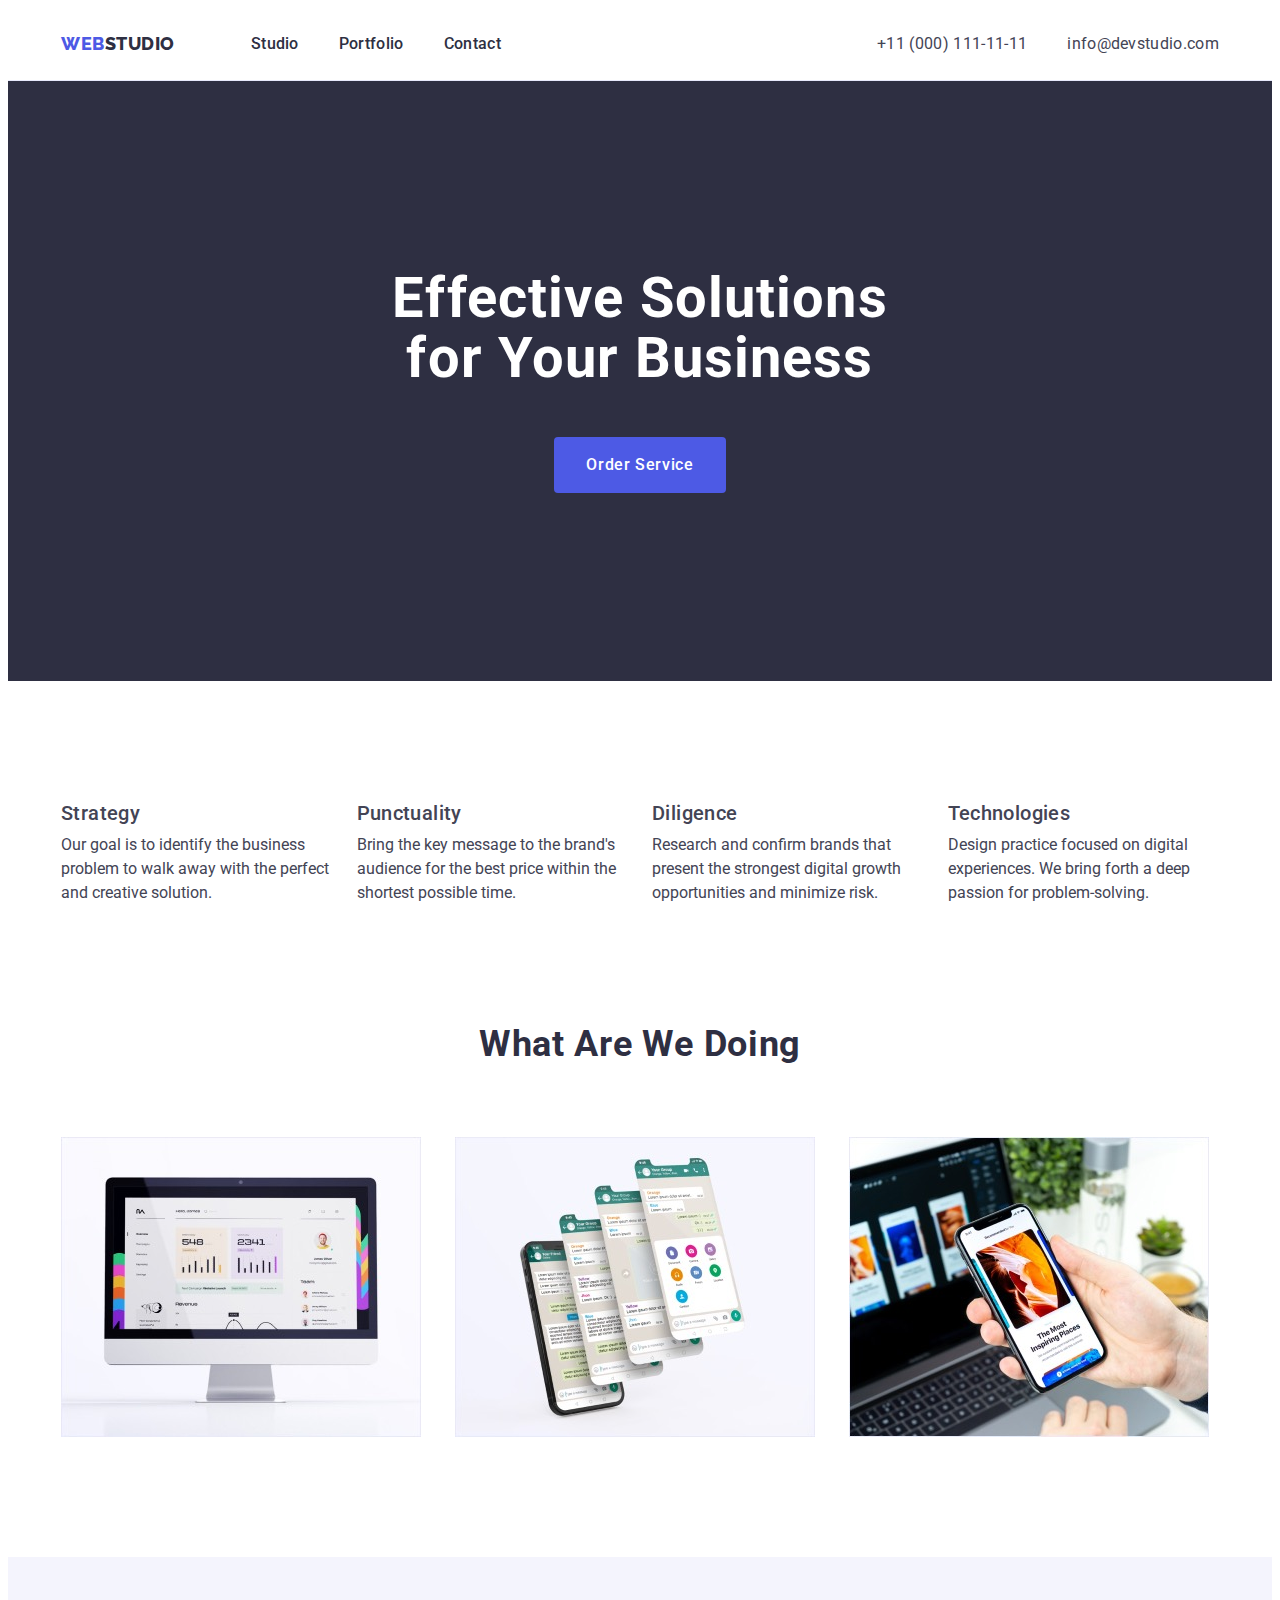
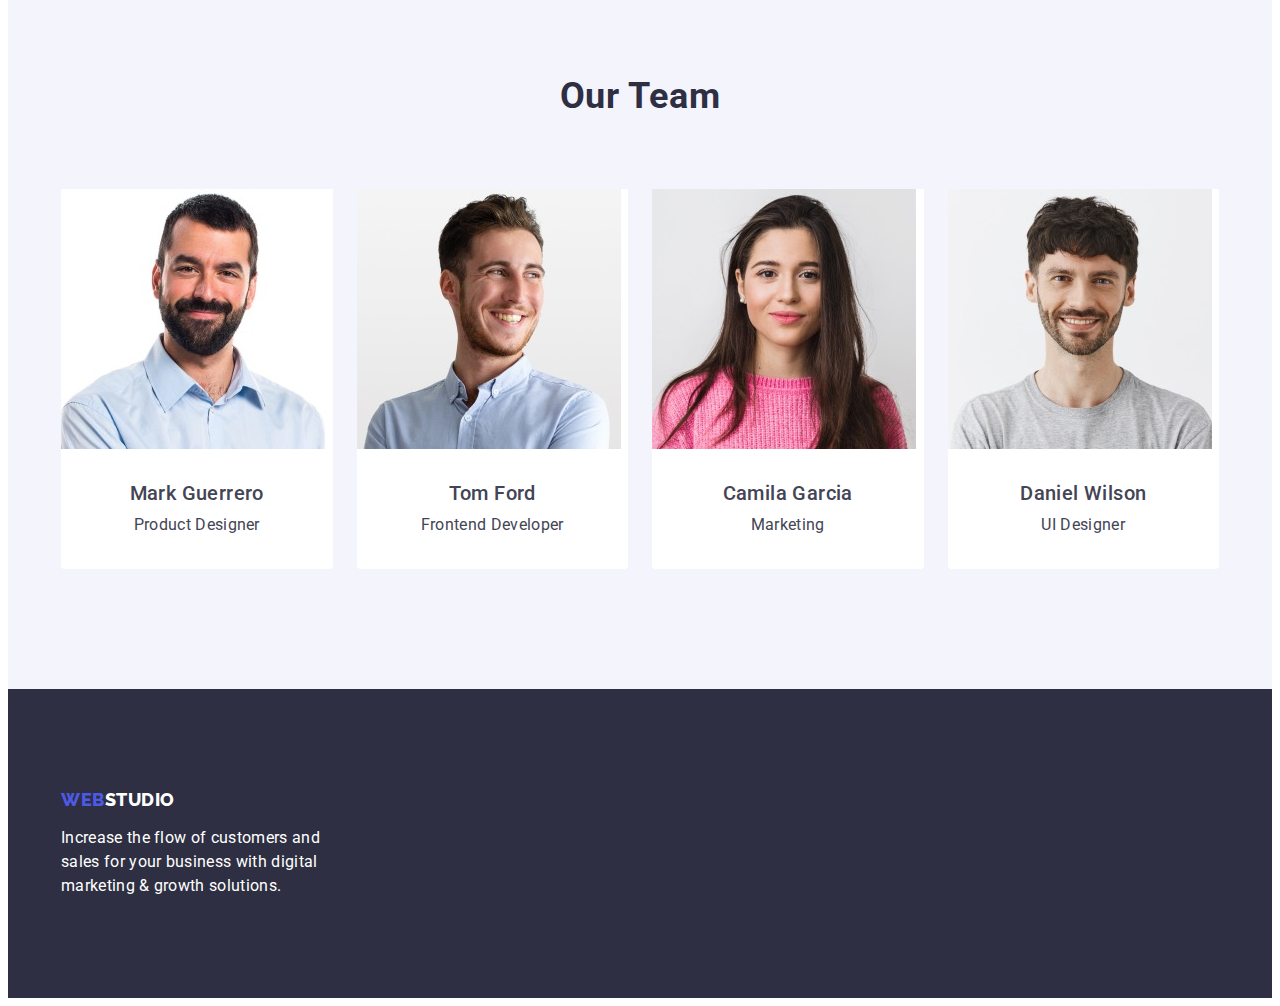
<file: index.html>
<!DOCTYPE html>
<html lang="en">
	<head>
		<meta charset="UTF-8" />
		<meta http-equiv="X-UA-Compatible" content="IE=edge" />
		<meta name="viewport" content="width=device-width, initial-scale=1.0" />
		<title>Webstudio</title>
		<link
			rel="stylesheet"
			href="https://cdnjs.cloudflare.com/ajax/libs/modern-normalize/2.0.0/modern-normalize.min.css"
			integrity="sha512-4xo8blKMVCiXpTaLzQSLSw3KFOVPWhm/TRtuPVc4WG6kUgjH6J03IBuG7JZPkcWMxJ5huwaBpOpnwYElP/m6wg=="
			crossorigin="anonymous"
			referrerpolicy="no-referrer" />
		<link rel="stylesheet" href="./css/styles.css" />
		<link rel="preconnect" href="https://fonts.googleapis.com" />
		<link rel="preconnect" href="https://fonts.gstatic.com" crossorigin />
		<link
			href="https://fonts.googleapis.com/css2?family=Montserrat:wght@400;700&family=Raleway:wght@800&family=Roboto:wght@400;500;700;900&display=swap"
			rel="stylesheet" />
	</head>
	<body>
		<header class="links">
			<div class="flex-container container">
				<nav class="nav-section">
					<a class="logo-second-part" href="index.html"
						><span class="logo">WEB</span>STUDIO</a
					>

					<ul class="nav-button">
						<li><a class="link" href="index.html">Studio</a></li>
						<li><a class="link" href="portfolio.html">Portfolio</a></li>
						<li><a class="link" href="index.html">Contact</a></li>
					</ul>
				</nav>

				<address class="address-section">
					<ul class="address-info">
						<li>
							<a class="link link-color" href="tel:+11(000)1111111"
								>+11 (000) 111-11-11</a
							>
						</li>
						<li>
							<a class="link link-color" href="mailto:info@devstudio.com"
								>info@devstudio.com</a
							>
						</li>
					</ul>
				</address>
			</div>
		</header>
		<main>
			<section class="main-section">
				<div class="container">
					<h1 class="main-section-title">
						Effective Solutions for Your Business
					</h1>
					<button class="order-btn" type="button">Order Service</button>
				</div>
			</section>

			<section class="section">
				<div class="container">
					<h2 class="visually-hidden">Second Section</h2>
					<ul class="card-set">
						<li class="item">
							<h3 class="title-style">Strategy</h3>
							<p class="description">
								Our goal is to identify the business problem to walk away with
								the perfect and creative solution.
							</p>
						</li>
						<li class="item">
							<h3 class="title-style">Punctuality</h3>
							<p class="description">
								Bring the key message to the brand's audience for the best price
								within the shortest possible time.
							</p>
						</li>

						<li class="item">
							<h3 class="title-style">Diligence</h3>
							<p class="description">
								Research and confirm brands that present the strongest digital
								growth opportunities and minimize risk.
							</p>
						</li>

						<li class="item">
							<h3 class="title-style">Technologies</h3>
							<p class="description">
								Design practice focused on digital experiences. We bring forth a
								deep passion for problem-solving.
							</p>
						</li>
					</ul>
				</div>
			</section>

			<section class="section doing-list">
				<div class="container">
					<h2 class="third-section doing-list">What Are We Doing</h2>
					<ul class="third-section-pics">
						<li class="doing-section">
							<img
								src="./images/Rectangle-71.jpg"
								alt="computer screen with chart"
								width="360"
								height="300" />
						</li>
						<li class="doing-section">
							<img
								src="./images/Rectangle-71-2.jpg"
								alt="WhatsApp application on the smartphone screen"
								width="360"
								height="300" />
						</li>
						<li class="doing-section">
							<img
								src="./images/Rectangle-71-3.jpg"
								alt="smartphone held in hand"
								width="360"
								height="300" />
						</li>
					</ul>
				</div>
			</section>

			<section class="team-section section">
				<div class="container">
					<h2 class="team-member-list">Our Team</h2>

					<ul class="card-set">
						<li class="item mark">
							<img
								src="./images/img.jpg"
								alt="man in shirt with dark beard"
								width="264"
								height="260" />
							<div class="team">
								<h3 class="team-name">Mark Guerrero</h3>
								<p class="team-name-description">Product Designer</p>
							</div>
						</li>
						<li class="item mark">
							<img
								src="./images/img-5.jpg"
								alt="smiling young man in blue shirt"
								width="264"
								height="260" />

							<div class="team">
								<h3 class="team-name">Tom Ford</h3>
								<p class="team-name-description">Frontend Developer</p>
							</div>
						</li>
						<li class="item mark">
							<img
								src="./images/img-3.jpg"
								alt="woman in pink sweater"
								width="264"
								height="260" />

							<div class="team">
								<h3 class="team-name">Camila Garcia</h3>
								<p class="team-name-description">Marketing</p>
							</div>
						</li>
						<li class="item mark">
							<img
								src="./images/img-4.jpg"
								alt="man in gray T-shirt "
								width="264"
								height="260" />

							<div class="team">
								<h3 class="team-name">Daniel Wilson</h3>
								<p class="team-name-description">UI Designer</p>
							</div>
						</li>
					</ul>
				</div>
			</section>
		</main>

		<footer class="footer-background">
			<div class="container">
				<a class="logo-footer" href="index.html"
					><span class="logo">WEB</span>STUDIO</a
				>
				<p class="footer-text">
					Increase the flow of customers and sales for your business with
					digital marketing & growth solutions.
				</p>
			</div>
		</footer>
	</body>
</html>
</file>
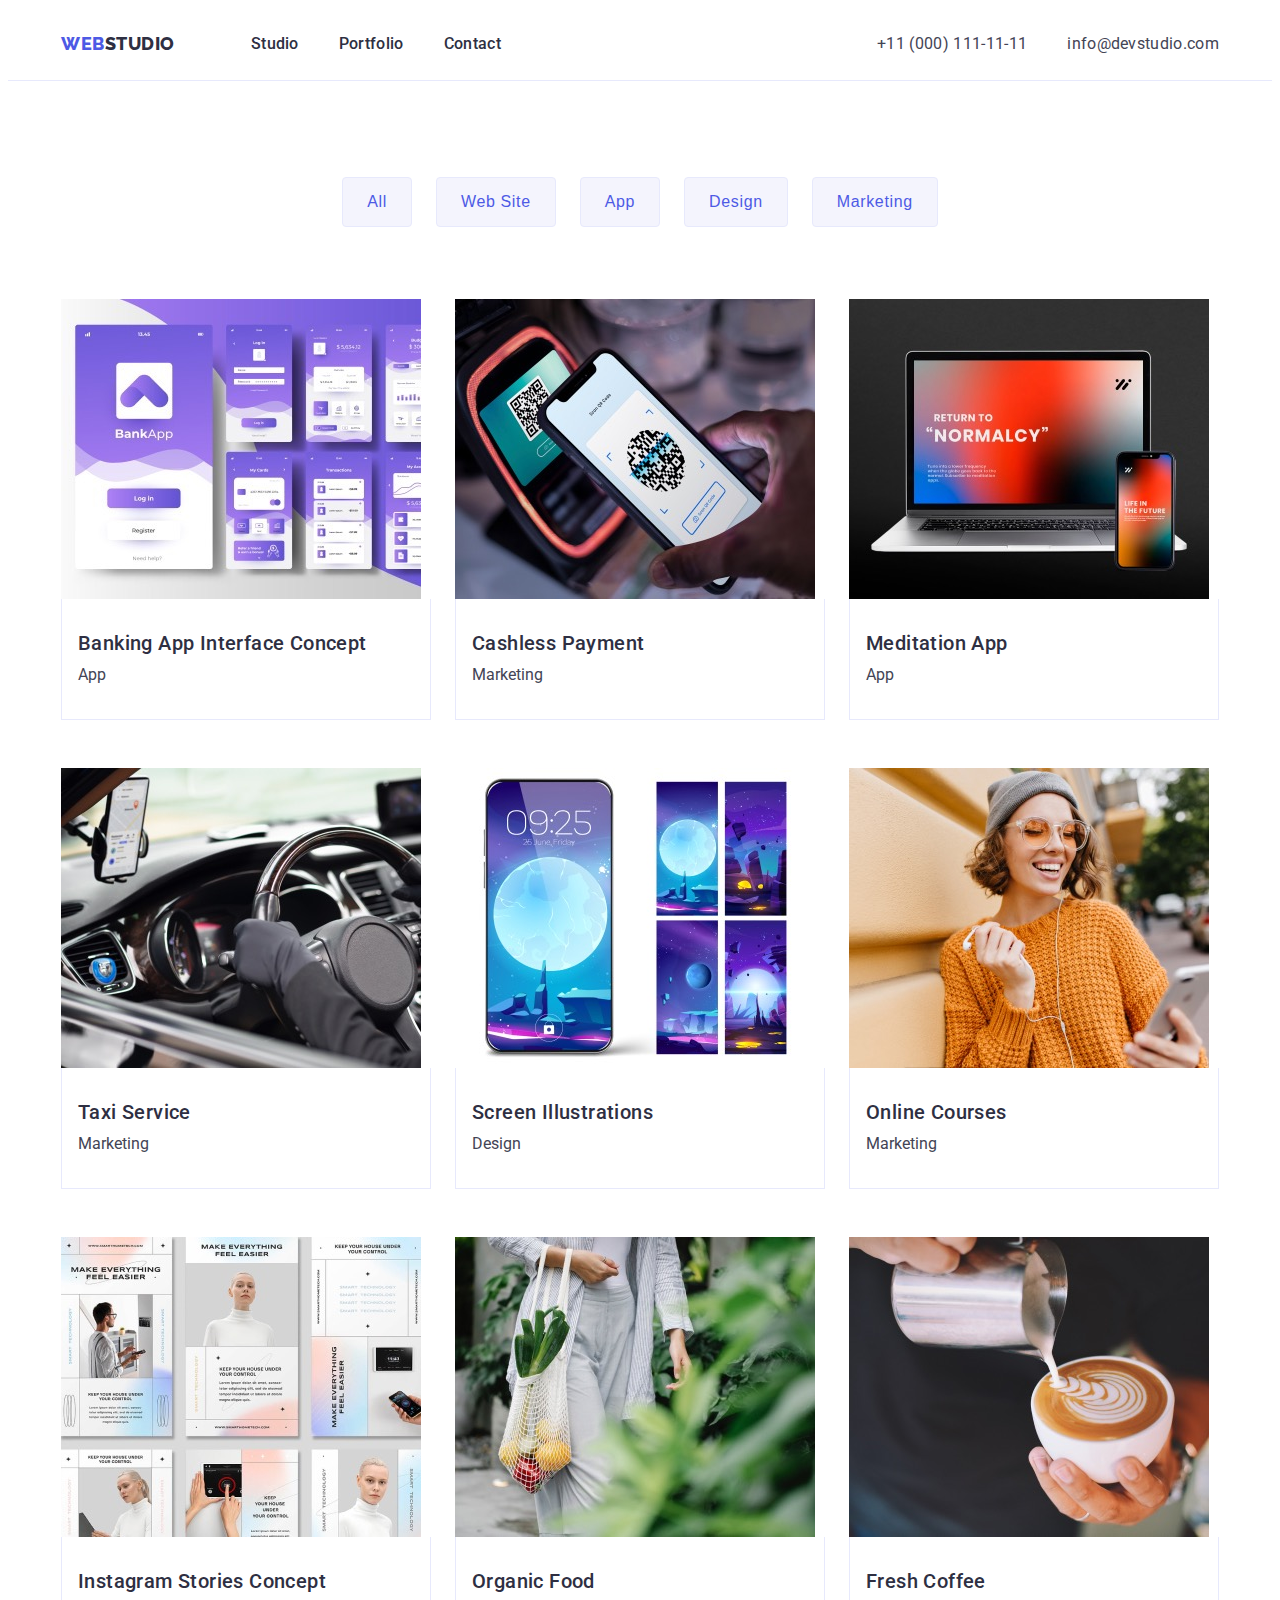
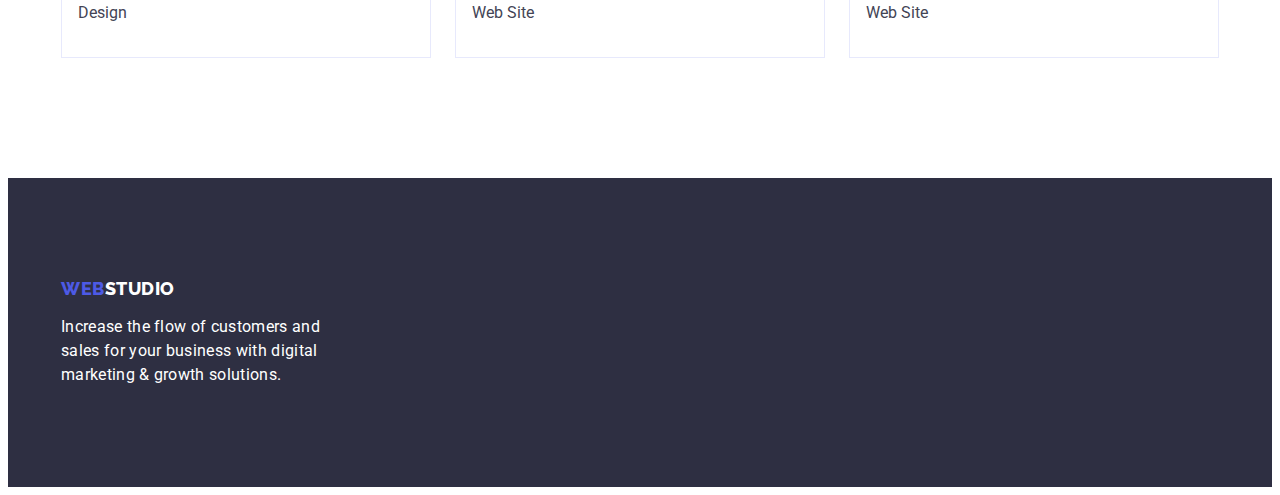
<file: portfolio.html>
<!DOCTYPE html>
<html lang="en">
	<head>
		<meta charset="UTF-8" />
		<meta http-equiv="X-UA-Compatible" content="IE=edge" />
		<meta name="viewport" content="width=device-width, initial-scale=1.0" />
		<title>Portfolio</title>
		<link
			rel="stylesheet"
			href="https://cdnjs.cloudflare.com/ajax/libs/modern-normalize/2.0.0/modern-normalize.min.css"
			integrity="sha512-4xo8blKMVCiXpTaLzQSLSw3KFOVPWhm/TRtuPVc4WG6kUgjH6J03IBuG7JZPkcWMxJ5huwaBpOpnwYElP/m6wg=="
			crossorigin="anonymous"
			referrerpolicy="no-referrer" />
		<link rel="stylesheet" href="./css/styles.css" />
		<link rel="preconnect" href="https://fonts.googleapis.com" />
		<link rel="preconnect" href="https://fonts.gstatic.com" crossorigin />
		<link rel="stylesheet" href="./css/styles.css" />
		<link rel="preconnect" href="https://fonts.googleapis.com" />
		<link rel="preconnect" href="https://fonts.gstatic.com" crossorigin />
		<link
			href="https://fonts.googleapis.com/css2?family=Montserrat:wght@400;700&family=Raleway:wght@800&family=Roboto:wght@400;500;700;900&display=swap"
			rel="stylesheet" />
	</head>

	<body>
		<header class="links">
			<div class="flex-container container">
				<nav class="nav-section">
					<a class="logo-second-part" href="index.html"
						><span class="logo">WEB</span>STUDIO</a
					>

					<ul class="nav-button">
						<li><a class="link" href="index.html">Studio</a></li>
						<li><a class="link" href="portfolio.html">Portfolio</a></li>
						<li><a class="link" href="index.html">Contact</a></li>
					</ul>
				</nav>

				<address class="address-section">
					<ul class="address-info">
						<li>
							<a class="link link-color" href="tel:+11(000)1111111"
								>+11 (000) 111-11-11</a
							>
						</li>
						<li>
							<a class="link link-color" href="mailto:info@devstudio.com"
								>info@devstudio.com</a
							>
						</li>
					</ul>
				</address>
			</div>
		</header>
		<main>
			<section class="portfolio-button portfolio-container">
				<div class="container">
					<h1 class="visually-hidden">Portfolio</h1>

					<ul class="menu">
						<li>
							<button class="filter-button" type="button">All</button>
						</li>
						<li>
							<button class="filter-button" type="button">Web Site</button>
						</li>
						<li>
							<button class="filter-button" type="button">App</button>
						</li>
						<li>
							<button class="filter-button" type="button">Design</button>
						</li>
						<li>
							<button class="filter-button" type="button">Marketing</button>
						</li>
					</ul>

					<ul class="menu-set">
						<li class="project-image-caption">
							<a href="">
								<img
									src="./images/img-1-1.jpg"
									alt="screenshots of Banking App Interface Concept"
									width="360"
									height="300" />

								<div class="bottom-frame">
									<h3 class="new-section-list">
										Banking App Interface Concept
									</h3>
									<p class="description">App</p>
								</div>
							</a>
						</li>
						<li class="project-image-caption">
							<a href="">
								<img
									src="./images/img-2-1.jpg"
									alt="A phone that scans the QR code"
									width="360"
									height="300" />

								<div class="bottom-frame">
									<h3 class="new-section-list">Cashless Payment</h3>
									<p class="description">Marketing</p>
								</div>
							</a>
						</li>

						<li class="project-image-caption">
							<a href="">
								<img
									src="./images/img-3-1.jpg"
									alt="Meditation app advertising on laptop and phone screen "
									width="360"
									height="300" />
								<div class="bottom-frame">
									<h3 class="new-section-list">Meditation App</h3>
									<p class="description">App</p>
								</div>
							</a>
						</li>

						<li class="project-image-caption">
							<a href="">
								<img
									src="./images/img-4-3.jpg"
									alt="photo of the interior of the car with the driver"
									width="360"
									height="300" />
								<div class="bottom-frame">
									<h3 class="new-section-list">Taxi Service</h3>
									<p class="description">Marketing</p>
								</div>
							</a>
						</li>

						<li class="project-image-caption">
							<a href="">
								<img
									src="./images/img-5-1.jpg"
									alt="graphics showing different wallpapers for phone with moon theme"
									width="360"
									height="300" />
								<div class="bottom-frame">
									<h3 class="new-section-list">Screen Illustrations</h3>
									<p class="description">Design</p>
								</div>
							</a>
						</li>

						<li class="project-image-caption">
							<a href="">
								<img
									src="./images/img-6-1.jpg"
									alt="girl in orange sweater"
									width="360"
									height="300" />
								<div class="bottom-frame">
									<h3 class="new-section-list">Online Courses</h3>
									<p class="description">Marketing</p>
								</div>
							</a>
						</li>

						<li class="project-image-caption">
							<a href="">
								<img
									src="./images/img-7-1.jpg"
									alt="graphics showing various Instagram Stories Concept"
									width="360"
									height="300" />
								<div class="bottom-frame">
									<h3 class="new-section-list">Instagram Stories Concept</h3>
									<p class="description">Design</p>
								</div>
							</a>
						</li>

						<li class="project-image-caption">
							<a href="">
								<img
									src="./images/img-8-1.jpg"
									alt="woman with shopping bag"
									width="360"
									height="300" />
								<div class="bottom-frame">
									<h3 class="new-section-list">Organic Food</h3>
									<p class="description">Web Site</p>
								</div>
							</a>
						</li>

						<li class="project-image-caption">
							<a href="">
								<img
									src="./images/img-9-1.jpg"
									alt="barista creating a pattern on coffee "
									width="360"
									height="300" />

								<div class="bottom-frame">
									<h3 class="new-section-list">Fresh Coffee</h3>
									<p class="description">Web Site</p>
								</div>
							</a>
						</li>
					</ul>
				</div>
			</section>
		</main>
		<footer class="footer-background">
			<div class="container">
				<a class="logo-footer" href="index.html"
					><span class="logo">WEB</span>STUDIO</a
				>
				<p class="footer-text">
					Increase the flow of customers and sales for your business with
					digital marketing & growth solutions.
				</p>
			</div>
		</footer>
	</body>
</html>
</file>
<file: css/styles.css>
:root {
	--company-color: #4d5ae5;
	--main-color: white;
	--text-color: #2e2f42;
}

body {
	font-family: Roboto, sans-serif;
	color: #434455;
	background-color: #fff;
}

ul,
ol {
	list-style-type: none;
	margin: 0;
	padding-left: 0;
}

img {
	display: block;
	max-width: 100%;
	height: auto;
}

button {
	cursor: pointer;
	border: none;
	border-radius: 4px;
}

h1,
h2,
h3,
h4,
h5,
h6,
p {
	margin: 0;
}

.links {
	border-bottom: #e7e9fc solid 1px;
}

p {
	margin: 0;
}

.flex-container {
	display: flex;
	align-items: center;
}
.logo-second-part {
	font-family: raleway;
	color: #2e2f42;
	text-decoration: none;
	font-size: 18px;
	font-weight: 800;
	line-height: 1.6;
	letter-spacing: 0.54px;
	vertical-align: top;
	text-align: left;
	margin-right: 76px;
}

.logo {
	color: var(--company-color);
}

.nav-button {
	display: flex;
	align-items: center;
	text-decoration: none;
	list-style-type: none;
	gap: 40px;
	padding: 24px 0;
}

.portfolio-container {
	padding-top: 96px;
	padding-bottom: 120px;
}

.nav-section {
	display: flex;

	display: flex;
	align-items: center;
}

.link {
	color: var(--text-color);
	text-decoration: none;
	font-size: 16px;
	font-weight: 500;
	line-height: 1.5;
	letter-spacing: 0.32px;
	vertical-align: top;
	text-align: left;
	padding: 24px 0;
}
.link:hover,
.link:focus,
.link:active {
	color: var(--company-color);
}

.address-info {
	display: flex;
	align-items: center;
	gap: 40px;
}

.address-section {
	display: flex;
	margin-left: auto;
}
.link-color {
	color: #434455;
	font-family: Roboto;
	font-size: 16px;
	font-style: normal;
	font-weight: 400;
	line-height: 24px;
	letter-spacing: 0.32px;
}

.main-section {
	background-color: #2e2f42;
	padding: 188px 0;
	text-align: center;
}

.container-background {
	margin: 0 auto;
	display: flex;
	flex-direction: column;
	justify-content: center;
	align-items: center;
}

.main-section-title {
	color: var(--main-color);
	font-size: 56px;
	font-weight: 700;
	line-height: 1.07;
	letter-spacing: 1.12px;
	text-align: center;
	max-width: 496px;
	margin: 0 auto;
	margin-bottom: 48px;
}

.order-btn {
	display: block;
	margin: 0 auto;
	font-family: roboto;
	background-color: var(--company-color);
	border: var(--company-color);
	border-radius: 4px;
	color: #ffffff;
	cursor: pointer;
	font-size: 16px;
	font-weight: 500;
	line-height: 1.5;
	letter-spacing: 0.64px;
	text-align: center;
	padding: 16px 32px 16px 32px;
	min-width: 169px;
}
.order-btn:hover,
.order-btn:focus {
	border-radius: 4px;
	background-color: #404bbf;
	color: #ffffff;
	box-shadow: 0px 4px 4px 0px rgba(0, 0, 0, 0.15);
}

.doing-section {
	width: calc((100% - 48px) / 3);
}

.project-image-caption {
	text-align: start;
	width: calc((100% - 48px) / 3);
}

.card-set {
	display: flex;
	gap: 24px;
}
.item {
	background-color: var(--main-color);
	gap: 24px;
	width: calc((100% - 72px) / 4);
}
.title-style {
	font-size: 20px;
	font-weight: 500;
	line-height: 1.2;
	letter-spacing: 0.4px;
	margin-bottom: 8px;
}
.description {
	color: #434455;
	font-size: 16px;
	font-weight: 400;
	line-height: 1.5;
	margin: 0;
}
a .new-section-list {
	color: #2e2f42;
}

.third-section {
	color: #2e2f42;
	font-size: 36px;
	font-weight: 700;
	line-height: 1.11;
	letter-spacing: 0.72px;
	vertical-align: top;
	text-align: center;
	margin: 0;
	margin-bottom: 72px;
}

.doing-list {
	padding-top: 0px;
}

.third-section-pics {
	display: flex;
	justify-content: space-between;
	flex-wrap: nowrap;
	padding: 0;
	gap: 24px;
}

.team-member-list {
	color: #2e2f42;
	font-size: 36px;
	font-weight: 700;
	line-height: 1.11;
	letter-spacing: 0.72px;
	vertical-align: top;
	text-align: center;
	margin: 0;
	margin-bottom: 72px;
}

.team-section {
	background-color: #f4f4fd;
	margin: 0 auto;
}

a {
	text-decoration: none;
}

.team-name {
	font-size: 20px;
	font-weight: 500;
	line-height: 1.2;
	letter-spacing: 0.4px;
	vertical-align: top;
	text-align: center;
	margin-bottom: 8px;
}
.team-name-description {
	color: #434455;
	font-size: 16px;
	line-height: 1.5;
	letter-spacing: 0.32px;
	vertical-align: top;
	text-align: center;
}

.team {
	padding: 32px 16px 32px 16px;
}

.mark {
	border-radius: 0px 0px 4px 4px;
}

.footer-background {
	background-color: #2e2f42;
	padding-top: 100px;
	padding-bottom: 100px;
}

.logo-footer {
	font-family: raleway;
	color: var(--main-color);
	text-decoration: none;
	font-size: 18px;
	font-weight: 800;
	line-height: 21px;
	letter-spacing: 0.54px;
	display: inline-block;
	margin-bottom: 16px;
}
.footer-text {
	color: var(--main-color);
	text-decoration: none;
	font-size: 16px;
	line-height: 24px;
	letter-spacing: 0.32px;
	text-align: left;
	width: 264px;
}

.visually-hidden {
	position: absolute;
	width: 1px;
	height: 1px;
	margin: -1px;
	border: 0;
	padding: 0;

	white-space: nowrap;
	clip-path: inset(100%);
	clip: rect(0 0 0 0);
	overflow: hidden;
}

.portfolio-button {
	padding-bottom: 120px;
	padding-top: 96px;
}

.filter-button {
	background-color: #f4f4fd;
	color: var(--company-color);
	border: 1px solid #e7e9fc;
	cursor: pointer;
	text-decoration: none;
	font-weight: 500;
	font-size: 16px;
	line-height: 1.5;
	letter-spacing: 0.64px;
	vertical-align: top;
	text-align: center;
	border-radius: 4px;
	padding: 12px 24px;
}
.filter-button:hover,
.filter-button:focus,
.filter-button:active {
	color: var(--main-color);
	background-color: var(--company-color);
	border: 1px solid transparent;
}
.new-section-list {
	font-size: 20px;
	font-weight: 500;
	line-height: 1.2;
	letter-spacing: 0.4px;
	vertical-align: top;
	text-align: left;
	margin-bottom: 8px;
}

.project-type {
	color: #434455;
	font-size: 16px;
	line-height: 1.5;
	font-weight: 400;
	letter-spacing: 0.32px;
	vertical-align: top;
	text-align: left;
	padding-bottom: 32px;
}

.container {
	width: 1158px;
	margin: 0 auto;
	padding: 0 15px;
}

.menu {
	display: flex;
	justify-content: center;
	gap: 24px;
	margin-bottom: 72px;
}

.menu-set {
	display: flex;
	justify-content: space-between;
	align-items: center;
	flex-wrap: wrap;
	gap: 48px 24px;
}

.bottom-frame {
	padding: 32px 16px;
	border: 1px solid #e7e9fc;
	border-top: none;
}

.section {
	padding-top: 120px;
	padding-bottom: 120px;
}

.doing-list {
	padding-top: 0px;
}
</file>
